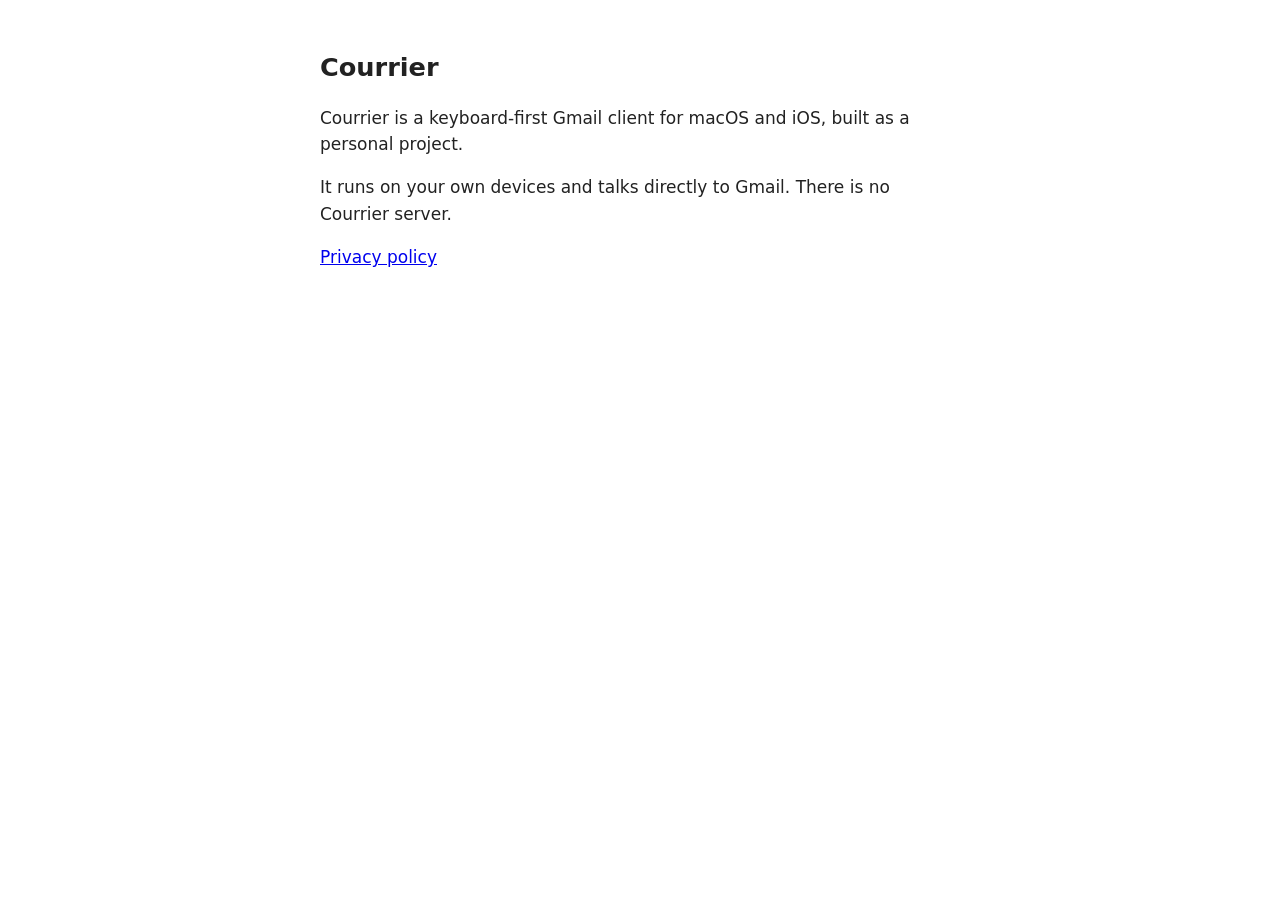
<file: index.html>
<!doctype html>
<html lang="en">
<head>
<meta charset="utf-8">
<meta name="viewport" content="width=device-width, initial-scale=1">
<title>Courrier</title>
<link rel="stylesheet" href="style.css">
</head>
<body>
<h1>Courrier</h1>
<p>Courrier is a keyboard-first Gmail client for macOS and iOS, built as a personal project.</p>
<p>It runs on your own devices and talks directly to Gmail. There is no Courrier server.</p>
<p><a href="privacy.html">Privacy policy</a></p>
</body>
</html>
</file>
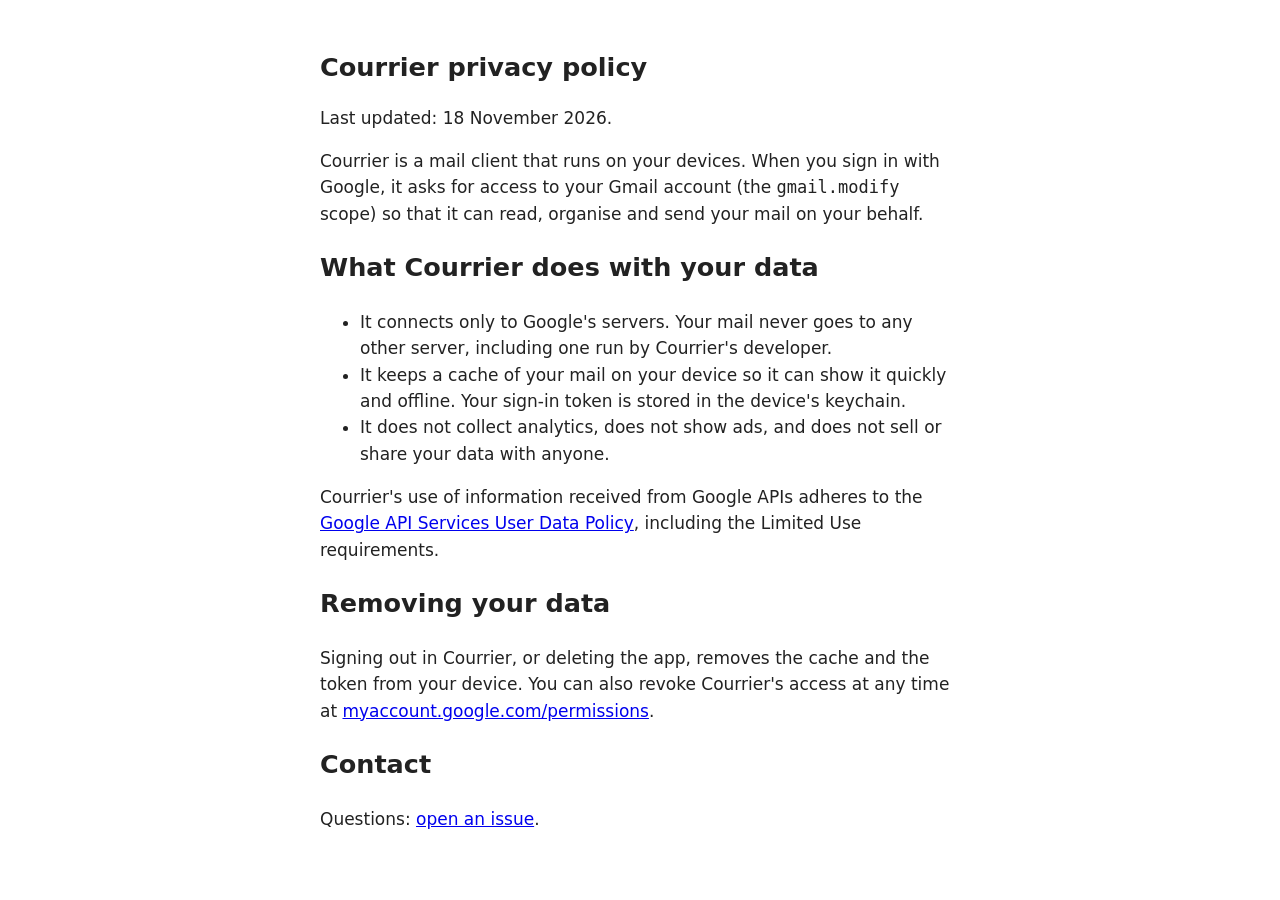
<file: privacy.html>
<!doctype html>
<html lang="en">
<head>
<meta charset="utf-8">
<meta name="viewport" content="width=device-width, initial-scale=1">
<title>Courrier privacy policy</title>
<link rel="stylesheet" href="style.css">
</head>
<body>
<h1>Courrier privacy policy</h1>
<p>Last updated: 18 November 2026.</p>
<p>Courrier is a mail client that runs on your devices. When you sign in with Google, it asks for access to your Gmail account (the <code>gmail.modify</code> scope) so that it can read, organise and send your mail on your behalf.</p>
<h2>What Courrier does with your data</h2>
<ul>
<li>It connects only to Google's servers. Your mail never goes to any other server, including one run by Courrier's developer.</li>
<li>It keeps a cache of your mail on your device so it can show it quickly and offline. Your sign-in token is stored in the device's keychain.</li>
<li>It does not collect analytics, does not show ads, and does not sell or share your data with anyone.</li>
</ul>
<p>Courrier's use of information received from Google APIs adheres to the <a href="https://developers.google.com/terms/api-services-user-data-policy">Google API Services User Data Policy</a>, including the Limited Use requirements.</p>
<h2>Removing your data</h2>
<p>Signing out in Courrier, or deleting the app, removes the cache and the token from your device. You can also revoke Courrier's access at any time at <a href="https://myaccount.google.com/permissions">myaccount.google.com/permissions</a>.</p>
<h2>Contact</h2>
<p>Questions: <a href="https://github.com/badrbouslikhin/courrier-site/issues">open an issue</a>.</p>
</body>
</html>
</file>
<file: style.css>
body { max-width: 40rem; margin: 3rem auto; padding: 0 1rem; font: 17px/1.55 -apple-system, system-ui, sans-serif; color: #222; background: #fff; }
@media (prefers-color-scheme: dark) { body { color: #ddd; background: #1c1c1e; } a { color: #8ab4f8; } }
h1 { font-size: 1.6rem; }
</file>
